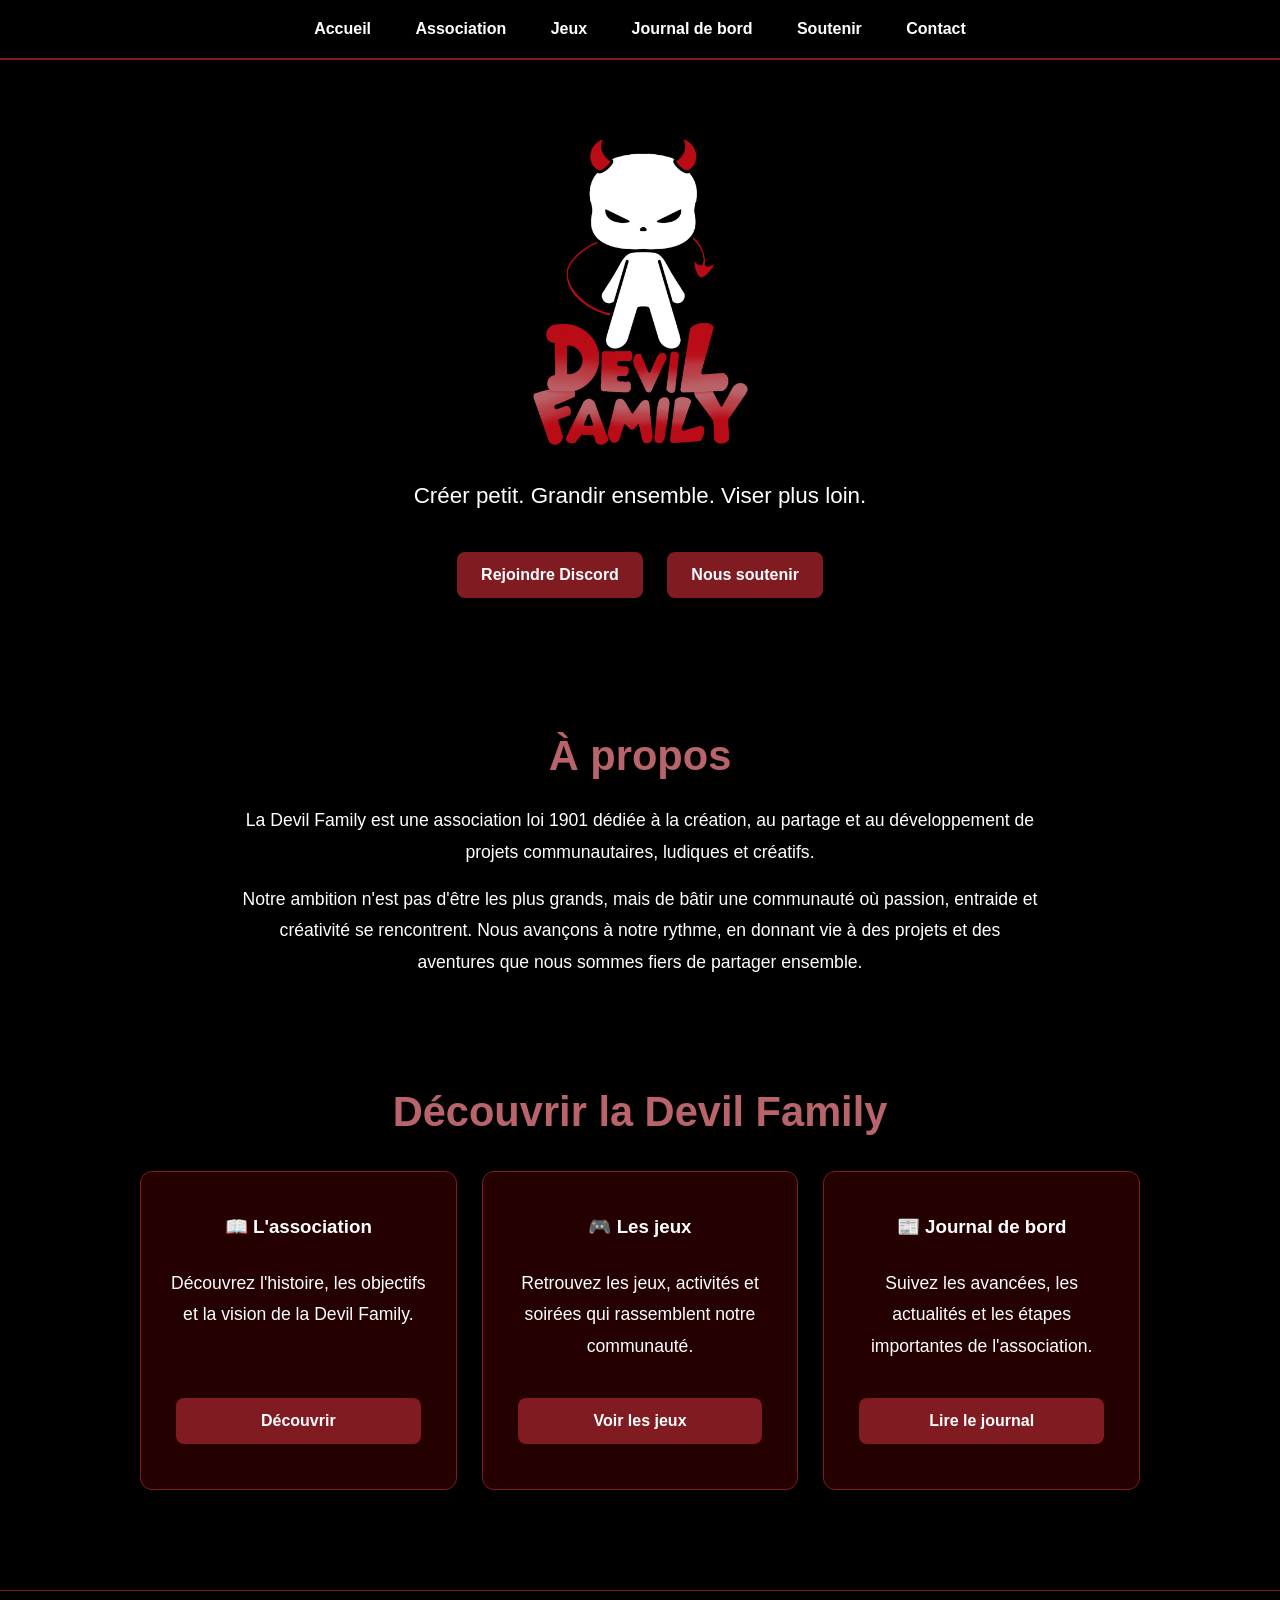
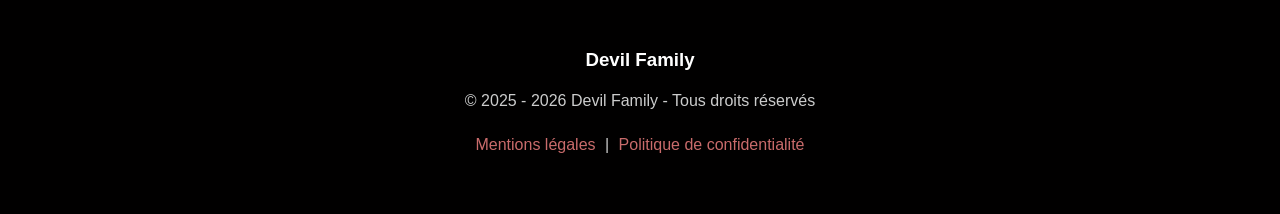
<file: index.html>
<!DOCTYPE html>

<html lang="fr">
<head>
    <meta charset="UTF-8">
    <meta name="viewport" content="width=device-width, initial-scale=1.0">

<title>Devil Family - Association gaming, création et communauté</title>

<meta name="description" content="La Devil Family est une association loi 1901 dédiée au gaming, à la création, à l'entraide et aux projets communautaires. Rejoignez notre communauté et participez à l'aventure.">

<meta name="author" content="Devil Family">

<meta property="og:title" content="Devil Family - Association gaming et communauté">
<meta property="og:description" content="Une association dédiée au gaming, à la création, à l'entraide et aux projets communautaires.">
<meta property="og:type" content="website">
<meta property="og:url" content="https://devil-family.fr">
<meta property="og:image" content="https://devil-family.fr/logo.png">

<meta name="twitter:card" content="summary_large_image">
<meta name="twitter:title" content="Devil Family - Association gaming et communauté">
<meta name="twitter:description" content="Gaming, création, entraide et projets communautaires.">
<meta name="twitter:image" content="https://devil-family.fr/logo.png">

<link rel="icon" type="image/png" href="favicon.png">
<link rel="stylesheet" href="style.css">

</head>

<body>

<nav>
    <a href="index.html">Accueil</a>
    <a href="association.html">Association</a>
    <a href="jeux.html">Jeux</a>
    <a href="journal.html">Journal de bord</a>
    <a href="soutenir.html">Soutenir</a>
    <a href="contact.html">Contact</a>
</nav>

<header>
    <div>
        <img src="logo.png" alt="Logo Devil Family" class="logo">

    <p class="slogan">
        Créer petit. Grandir ensemble. Viser plus loin.
    </p>

    <a href="https://discord.gg/DEa6zXuAVt" class="btn" target="_blank">
        Rejoindre Discord
    </a>

    <a href="soutenir.html" class="btn">
        Nous soutenir
    </a>
</div>

</header>

<section class="section">

<h2>À propos</h2>

<p>
    La Devil&nbsp;Family est une association loi 1901 dédiée à la création,
    au partage et au développement de projets communautaires,
    ludiques et créatifs.
</p>

<p>
    Notre ambition n'est pas d'être les plus grands, mais de bâtir une communauté où passion,
    entraide et créativité se rencontrent.
    Nous avançons à notre rythme, en donnant vie à des projets et des aventures que nous sommes
    fiers de partager ensemble.
</p>

</section>

<section class="section">

<h2>Découvrir la Devil&nbsp;Family</h2>

<div class="home-links-grid">

    <div class="home-link-card">
        <h3>📖 L'association</h3>

        <p>
            Découvrez l'histoire, les objectifs et la vision de la Devil&nbsp;Family.
        </p>

        <a href="association.html" class="btn">
            Découvrir
        </a>
    </div>

    <div class="home-link-card">
        <h3>🎮 Les jeux</h3>

        <p>
            Retrouvez les jeux, activités et soirées qui rassemblent notre communauté.
        </p>

        <a href="jeux.html" class="btn">
            Voir les jeux
        </a>
    </div>

    <div class="home-link-card">
        <h3>📰 Journal de bord</h3>

        <p>
            Suivez les avancées, les actualités et les étapes importantes de l'association.
        </p>

        <a href="journal.html" class="btn">
            Lire le journal
        </a>
    </div>

</div>

</section>

<footer>

<div class="footer-content">

    <h3>Devil Family</h3>

    <p>
        © 2025 - 2026 Devil Family - Tous droits réservés
    </p>

    <p class="footer-links">
        <a href="mentions-legales.html">Mentions légales</a> |
        <a href="politique-confidentialite.html">Politique de confidentialité</a>
    </p>

</div>

</footer>

</body>
</html>
</file>
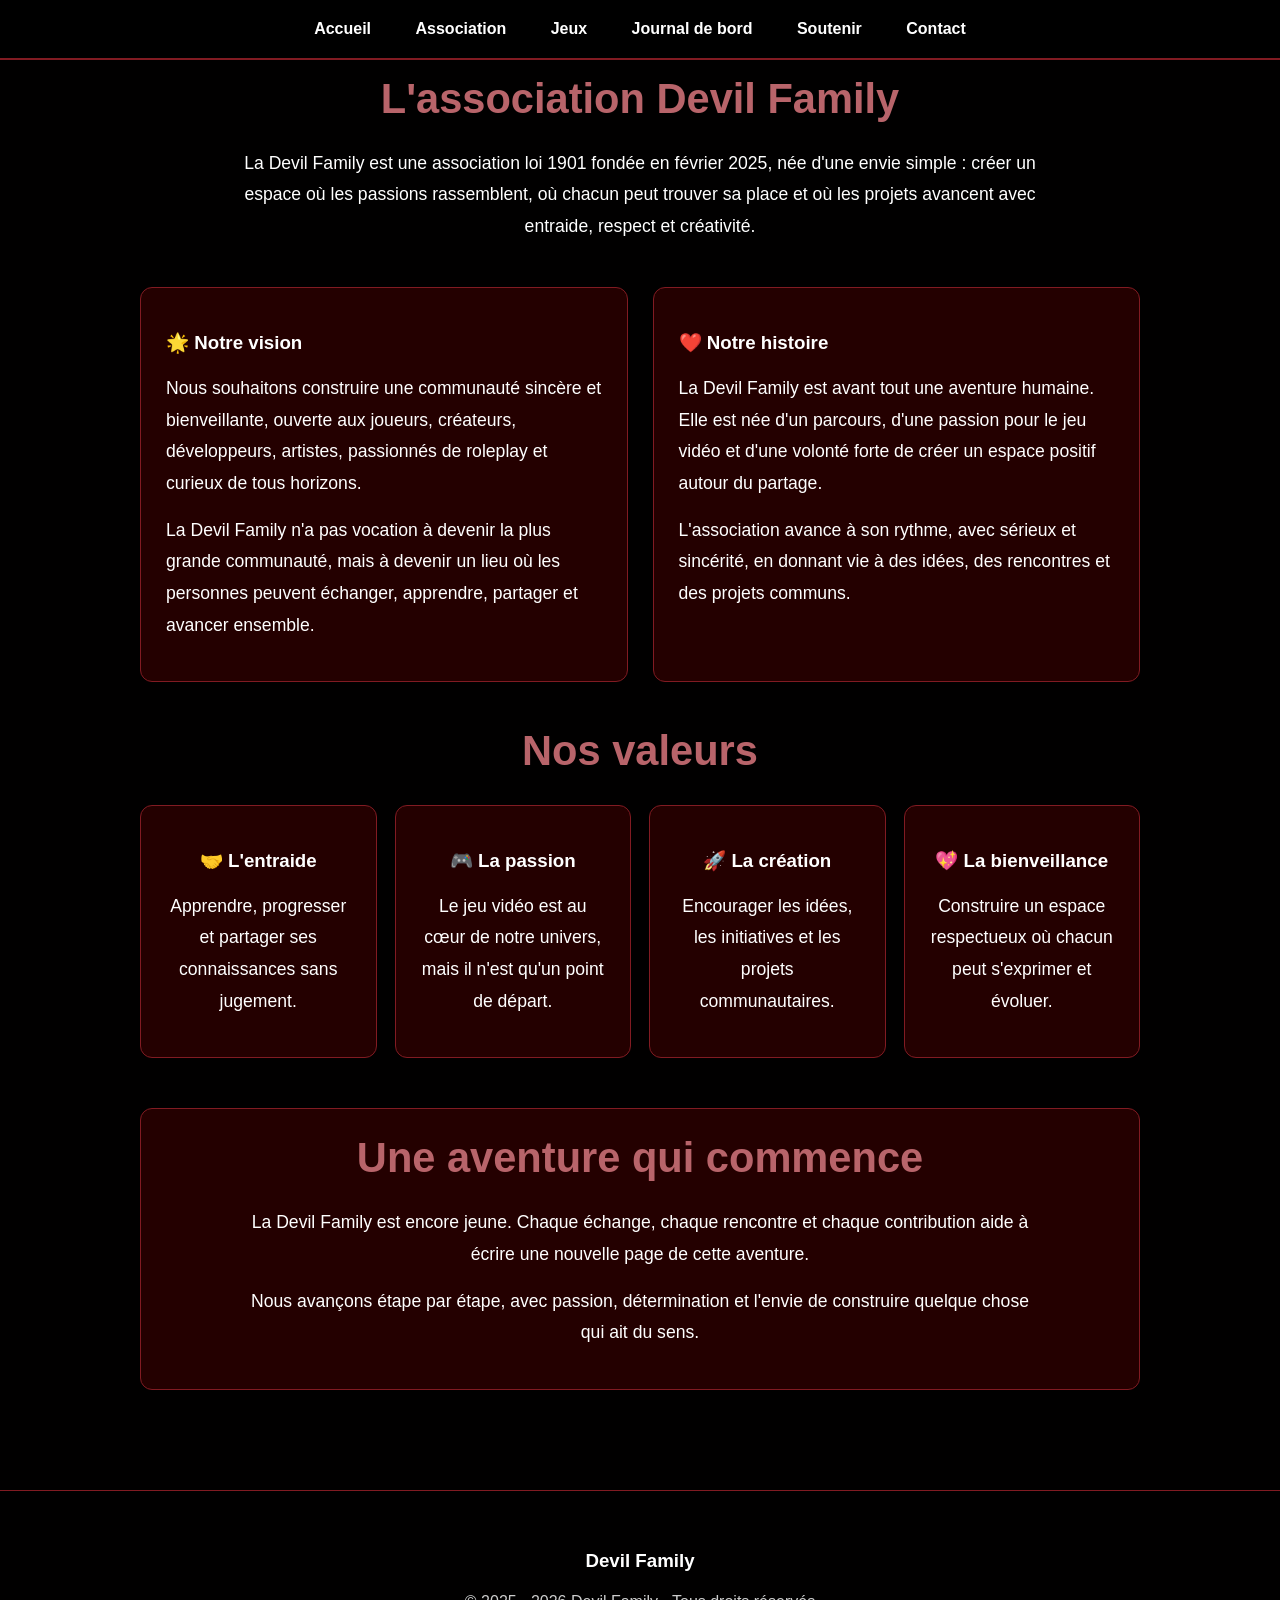
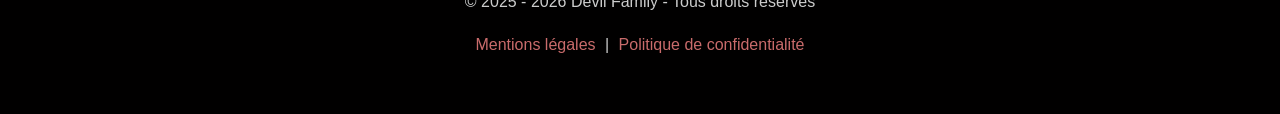
<file: association.html>
<!DOCTYPE html>
<html lang="fr">

<head>
    <meta charset="UTF-8">
    <meta name="viewport" content="width=device-width, initial-scale=1.0">

    <title>Association Devil Family - Notre histoire et nos valeurs</title>

    <meta name="description" content="Découvrez l'histoire de la Devil Family, une association loi 1901 fondée autour du partage, de l'entraide, de la création et de la passion du jeu vidéo.">

    <meta name="author" content="Devil Family">

    <meta property="og:title" content="Association Devil Family">
    <meta property="og:description" content="Une association fondée sur la passion, l'entraide, la création et la bienveillance.">
    <meta property="og:type" content="website">
    <meta property="og:url" content="https://devil-family.fr/association.html">
    <meta property="og:image" content="https://devil-family.fr/logo.png">

    <link rel="icon" type="image/png" href="favicon.png">
    <link rel="stylesheet" href="style.css">
</head>

<body>

    <nav>
        <a href="index.html">Accueil</a>
        <a href="association.html">Association</a>
        <a href="jeux.html">Jeux</a>
        <a href="journal.html">Journal de bord</a>
        <a href="soutenir.html">Soutenir</a>
        <a href="contact.html">Contact</a>
    </nav>

   <section class="section">

    <h2 class="page-title">L'association Devil&nbsp;Family</h2>

    <p class="section-intro">
        La Devil&nbsp;Family est une association loi 1901 fondée en février 2025,
        née d'une envie simple : créer un espace où les passions rassemblent,
        où chacun peut trouver sa place et où les projets avancent avec entraide,
        respect et créativité.
    </p>

    <div class="association-columns">

        <div class="association-card">
            <h3>🌟 Notre vision</h3>
            <p>
                Nous souhaitons construire une communauté sincère et bienveillante,
                ouverte aux joueurs, créateurs, développeurs, artistes, passionnés
                de roleplay et curieux de tous horizons.
            </p>
            <p>
                La Devil&nbsp;Family n'a pas vocation à devenir la plus grande communauté,
                mais à devenir un lieu où les personnes peuvent échanger, apprendre,
                partager et avancer ensemble.
            </p>
        </div>

        <div class="association-card">
            <h3>❤️ Notre histoire</h3>
            <p>
                La Devil&nbsp;Family est avant tout une aventure humaine.
                Elle est née d'un parcours, d'une passion pour le jeu vidéo
                et d'une volonté forte de créer un espace positif autour du partage.
            </p>
            <p>
                L'association avance à son rythme, avec sérieux et sincérité,
                en donnant vie à des idées, des rencontres et des projets communs.
            </p>
        </div>

    </div>

    <h2>Nos valeurs</h2>

    <div class="values-grid">

        <div class="value-card">
            <h3>🤝 L'entraide</h3>
            <p>
                Apprendre, progresser et partager ses connaissances sans jugement.
            </p>
        </div>

        <div class="value-card">
            <h3>🎮 La passion</h3>
            <p>
                Le jeu vidéo est au cœur de notre univers, mais il n'est qu'un point de départ.
            </p>
        </div>

        <div class="value-card">
            <h3>🚀 La création</h3>
            <p>
                Encourager les idées, les initiatives et les projets communautaires.
            </p>
        </div>

        <div class="value-card">
            <h3>💖 La bienveillance</h3>
            <p>
                Construire un espace respectueux où chacun peut s'exprimer et évoluer.
            </p>
        </div>

    </div>

    <div class="association-final">
        <h2>Une aventure qui commence</h2>
        <p>
            La Devil&nbsp;Family est encore jeune. Chaque échange, chaque rencontre
            et chaque contribution aide à écrire une nouvelle page de cette aventure.
        </p>
        <p>
            Nous avançons étape par étape, avec passion, détermination
            et l'envie de construire quelque chose qui ait du sens.
        </p>
    </div>

</section>
    <footer>
        <div class="footer-content">

            <h3>Devil Family</h3>

            <p>
        © 2025 - 2026 Devil Family - Tous droits réservés
    </p>
    
    <p class="footer-links">
        <a href="mentions-legales.html">Mentions légales</a> |
        <a href="politique-confidentialite.html">Politique de confidentialité</a>
    </p>

        </div>
    </footer>

</body>

</html>
</file>
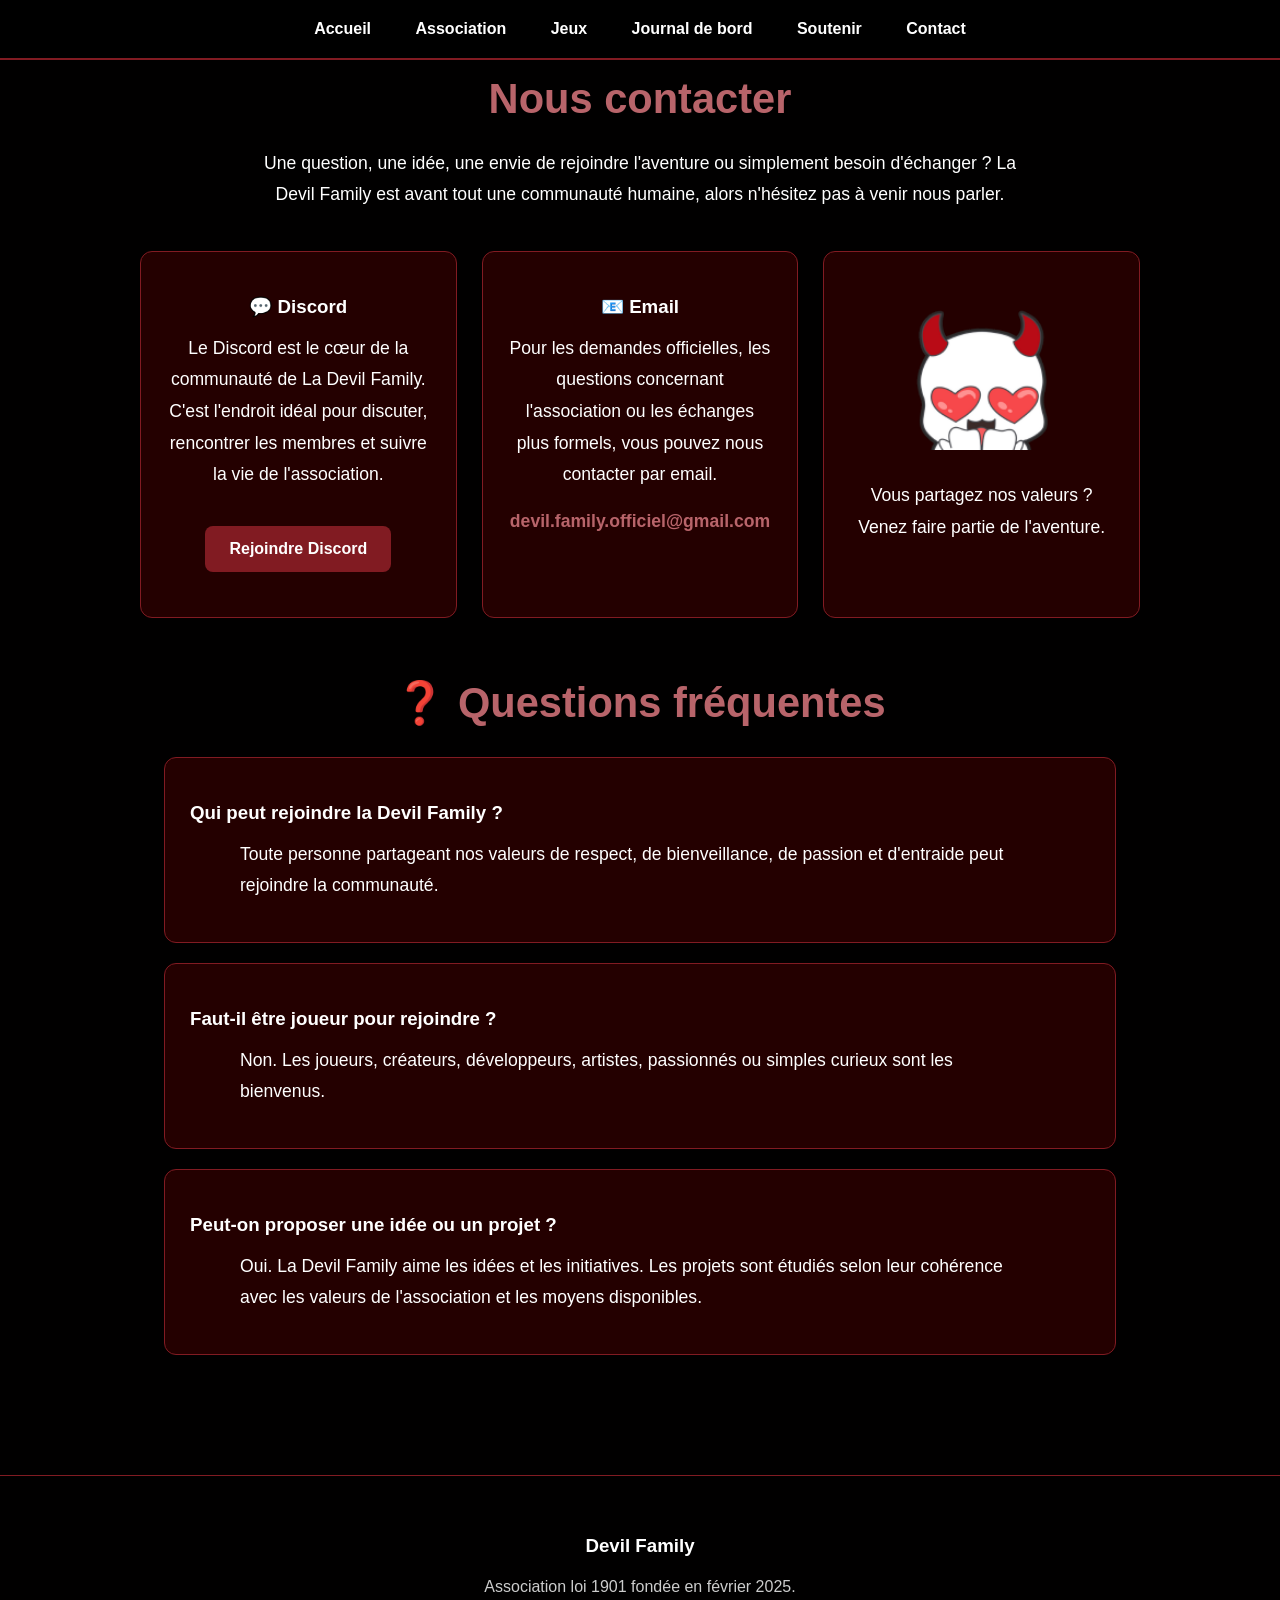
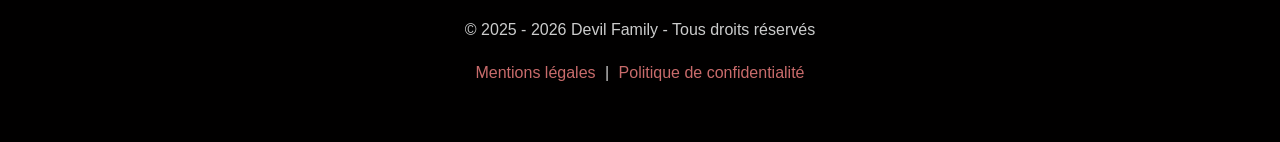
<file: contact.html>
<!DOCTYPE html>
<html lang="fr">
<head>
    <meta charset="UTF-8">
    <title>Contact - Devil Family</title>
    <link rel="icon" type="image/png" href="favicon.png">
    <link rel="stylesheet" href="style.css">
</head>
<body>

<nav>
    <a href="index.html">Accueil</a>
    <a href="association.html">Association</a>
    <a href="jeux.html">Jeux</a>
    <a href="journal.html">Journal de bord</a>
    <a href="soutenir.html">Soutenir</a>
    <a href="contact.html">Contact</a>
</nav>

<section class="section contact-section">

    <h2 class="page-title">Nous contacter</h2>

    <p class="section-intro">
        Une question, une idée, une envie de rejoindre l'aventure ou simplement besoin d'échanger ?
        La Devil&nbsp;Family est avant tout une communauté humaine, alors n'hésitez pas à venir nous parler.
    </p>

    <div class="contact-grid">

        <div class="contact-card">
            <h3>💬 Discord</h3>
            <p>
                Le Discord est le cœur de la communauté de La Devil&nbsp;Family.
                C'est l'endroit idéal pour discuter, rencontrer les membres et suivre la vie de l'association.
            </p>

            <a href="https://discord.gg/DEa6zXuAVt" class="btn" target="_blank">
                Rejoindre Discord
            </a>
        </div>

        <div class="contact-card">
            <h3>📧 Email</h3>
            <p>
                Pour les demandes officielles, les questions concernant l'association
                ou les échanges plus formels, vous pouvez nous contacter par email.
            </p>

           <p class="contact-email">
            <a href="mailto:devil.family.officiel@gmail.com">
                devil.family.officiel@gmail.com
            </a>
</p>
        </div>

        <div class="contact-card emote-card">
            <img src="emote-coeur.png" alt="Emote Devil Family">
            <p>
                Vous partagez nos valeurs ? Venez faire partie de l'aventure.
            </p>
        </div>

    </div>

    <div class="faq-section">
        <h2>❓ Questions fréquentes</h2>

        <div class="faq-card">
            <h3>Qui peut rejoindre la Devil&nbsp;Family ?</h3>
            <p>
                Toute personne partageant nos valeurs de respect, de bienveillance,
                de passion et d'entraide peut rejoindre la communauté.
            </p>
        </div>

        <div class="faq-card">
            <h3>Faut-il être joueur pour rejoindre ?</h3>
            <p>
                Non. Les joueurs, créateurs, développeurs, artistes, passionnés
                ou simples curieux sont les bienvenus.
            </p>
        </div>

        <div class="faq-card">
            <h3>Peut-on proposer une idée ou un projet ?</h3>
            <p>
                Oui. La Devil&nbsp;Family aime les idées et les initiatives.
                Les projets sont étudiés selon leur cohérence avec les valeurs de l'association
                et les moyens disponibles.
            </p>
        </div>
    </div>

</section>

<footer>
    <div class="footer-content">
        <h3>Devil Family</h3>

        <p>
            Association loi 1901 fondée en février 2025.
        </p>

        <p>
    © 2025 - 2026 Devil Family - Tous droits réservés
    </p>
    
    <p class="footer-links">
        <a href="mentions-legales.html">Mentions légales</a> |
        <a href="politique-confidentialite.html">Politique de confidentialité</a>
    </p>
    </div>
</footer>

</body>
</html>
</file>
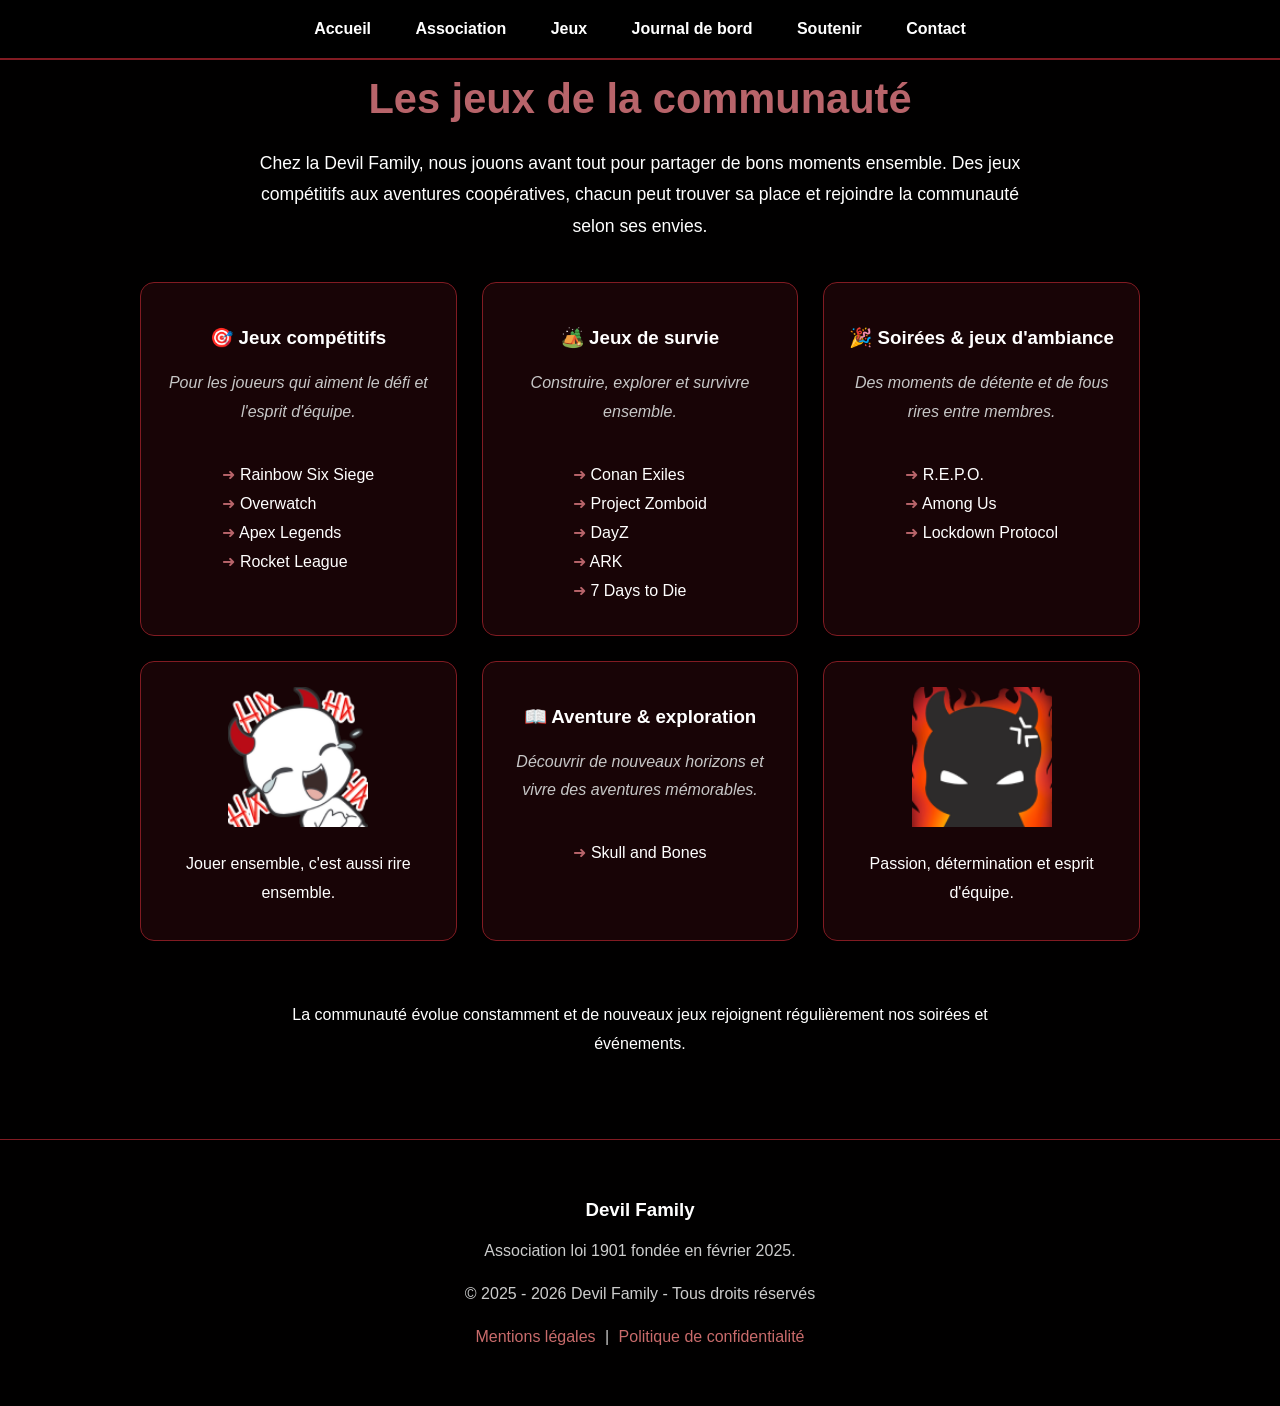
<file: jeux.html>
<!DOCTYPE html>
<html lang="fr">
<head>
    <meta charset="UTF-8">
    <title>Jeux - Devil Family</title>
    <link rel="icon" type="image/png" href="favicon.png">
    <link rel="stylesheet" href="style.css">
</head>
<body>

<nav>
    <a href="index.html">Accueil</a>
    <a href="association.html">Association</a>
    <a href="jeux.html">Jeux</a>
    <a href="journal.html">Journal de bord</a>
    <a href="soutenir.html">Soutenir</a>
    <a href="contact.html">Contact</a>
</nav>

<section class="section">
    <h2 class="page-title">Les jeux de la communauté</h2>

    <p>
        Chez la Devil&nbsp;Family, nous jouons avant tout pour partager de bons moments ensemble. Des jeux compétitifs aux aventures coopératives, chacun peut trouver sa place et rejoindre la communauté selon ses envies.
    </p>

    <div class="games-grid">

        <div class="game-category">
            <h3>🎯 Jeux compétitifs</h3>
             <p class="category-desc">
                Pour les joueurs qui aiment le défi et l'esprit d'équipe.
            </p>
            <ul class="game-list">
                <li>Rainbow Six Siege</li>
                <li>Overwatch</li>
                <li>Apex Legends</li>
                <li>Rocket League</li>
            </ul>
        </div>

        <div class="game-category">
            <h3>🏕️ Jeux de survie</h3>
            <p class="category-desc">
                Construire, explorer et survivre ensemble.
            </p>
            <ul class="game-list">
            <li>Conan Exiles</li>
            <li>Project Zomboid</li>
            <li>DayZ</li>
            <li>ARK</li>
            <li>7 Days to Die</li>
            </ul>
        </div>

        <div class="game-category">
            <h3>🎉 Soirées & jeux d'ambiance</h3>
            <p class="category-desc">
                Des moments de détente et de fous rires entre membres.
            </p>
            <ul class="game-list">
            <li>R.E.P.O.</li>
            <li>Among Us</li>
            <li>Lockdown Protocol</li>
            </ul>
        </div>

        <div class="game-category emote-card">
            <img src="emote-rire.png" alt="Emote Devil Family qui rigole">
        <p>Jouer ensemble, c'est aussi rire ensemble.</p>
        </div>
        
        <div class="game-category">
            <h3>📖 Aventure & exploration</h3>
            <p class="category-desc">
                Découvrir de nouveaux horizons et vivre des aventures mémorables.
            </p>
            <ul class="game-list">
            <li>Skull and Bones</li>
            </ul>
        </div>
        
        <div class="game-category emote-card">
            <img src="emote-feu.png" alt="Emote Devil Family enflammée">
            <p>Passion, détermination et esprit d'équipe.</p>
        </div>
</section>
    <p class="games-footer">
    La communauté évolue constamment et de nouveaux jeux rejoignent régulièrement nos soirées et événements.
    </p>

<footer>
    <div class="footer-content">
        <h3>Devil Family</h3>

        <p>
            Association loi 1901 fondée en février 2025.
        </p>

        <p>
            © 2025 - 2026 Devil Family - Tous droits réservés
        </p>

<p class="footer-links">
    <a href="mentions-legales.html">Mentions légales</a> |
    <a href="politique-confidentialite.html">Politique de confidentialité</a>
</p>
    </div>
</footer>

</body>
</html>
</file>
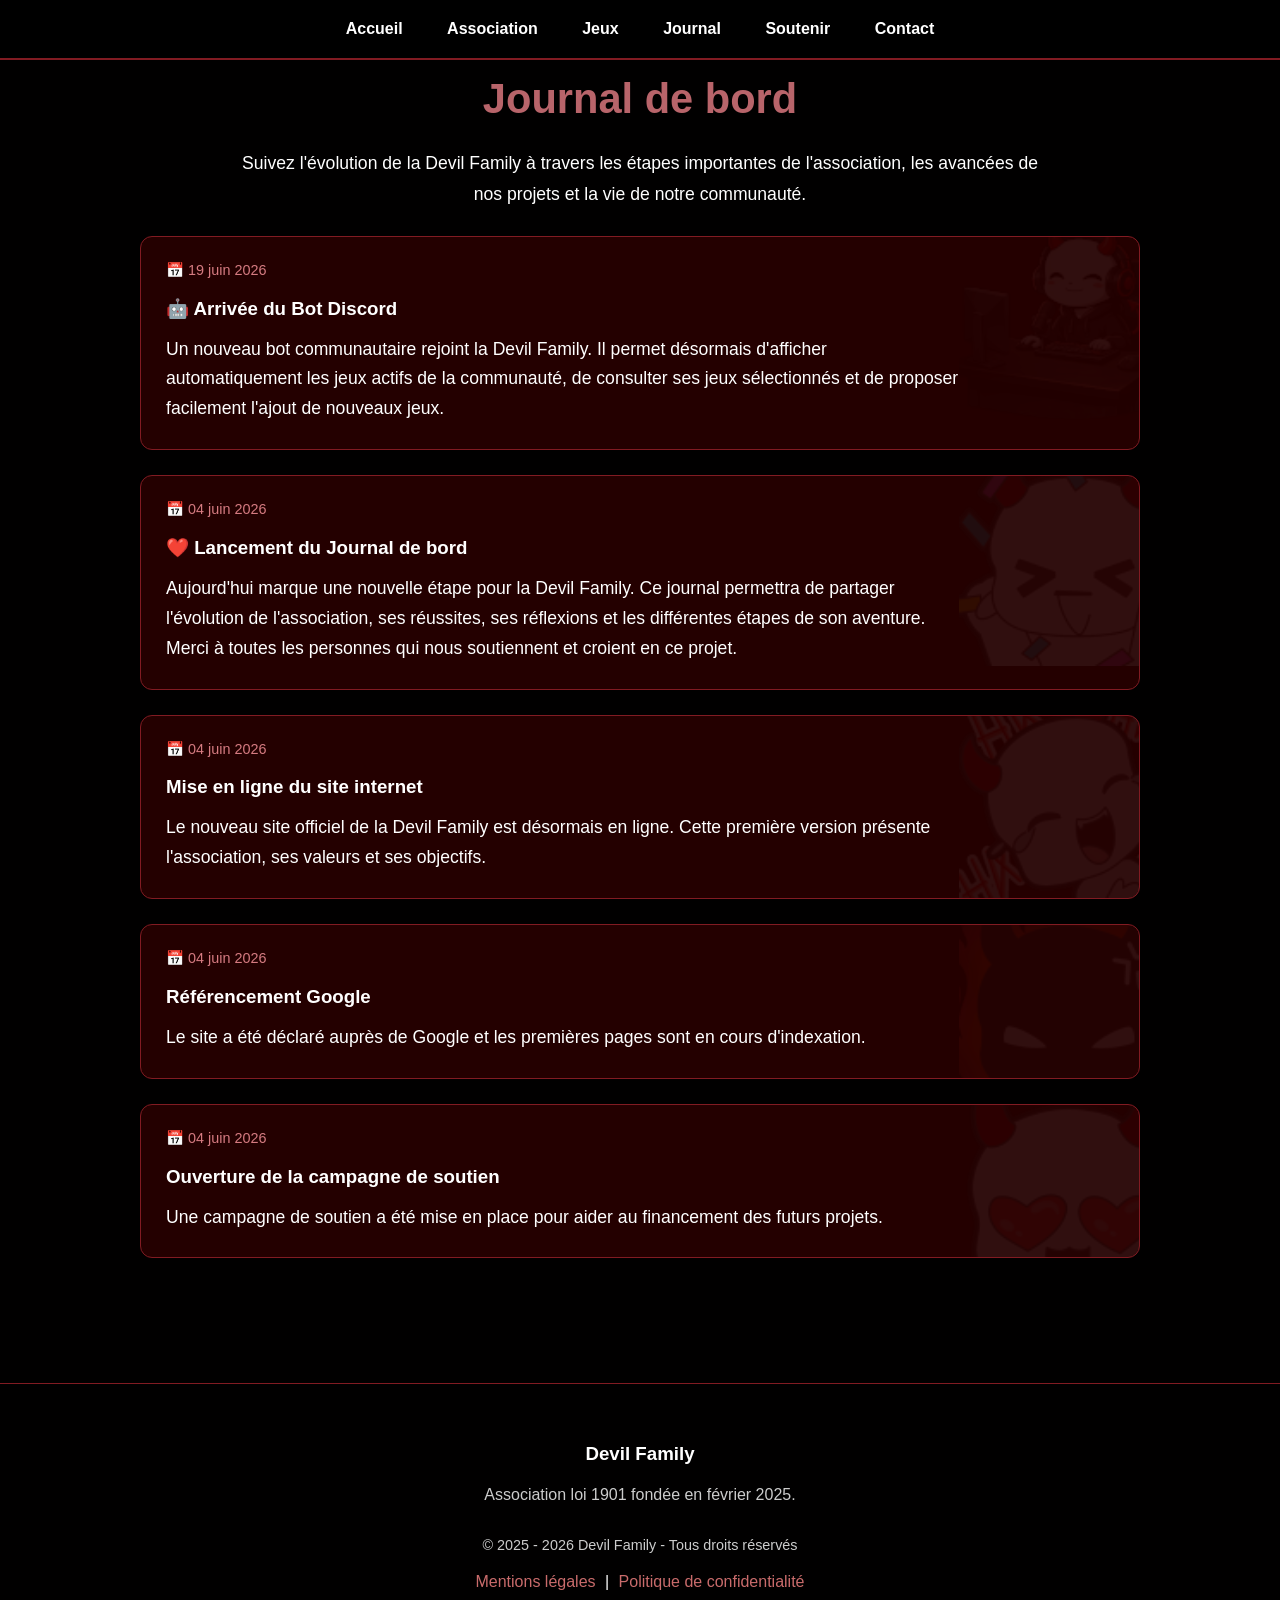
<file: journal.html>
<!DOCTYPE html>
<html lang="fr">
<head>
    <meta charset="UTF-8">
    <meta name="viewport" content="width=device-width, initial-scale=1.0">

    <title>Journal de bord - Devil Family</title>

    <meta name="description" content="Suivez l'évolution de l'association Devil Family, ses avancées, ses réflexions et ses projets.">

    <link rel="icon" type="image/png" href="favicon.png">
    <link rel="stylesheet" href="style.css">
</head>
<body>

<nav>
    <a href="index.html">Accueil</a>
    <a href="association.html">Association</a>
    <a href="jeux.html">Jeux</a>
    <a href="journal.html">Journal</a>
    <a href="soutenir.html">Soutenir</a>
    <a href="contact.html">Contact</a>
</nav>

<section class="section">
     <h2 class="page-title"> Journal de bord</h2>

    <p class="section-intro">
        Suivez l'évolution de la Devil&nbsp;Family à travers les étapes importantes de l'association, les avancées de nos projets et la vie de notre communauté.
    </p>
<div class="news-card">
    <img src="emote-ordinateur.png" class="news-watermark" alt="">
    <div class="news-date">📅 19 juin 2026</div>
    <h3>🤖 Arrivée du Bot Discord</h3>
    <p>
        Un nouveau bot communautaire rejoint la Devil Family. Il permet désormais d'afficher automatiquement les jeux actifs de la communauté, de consulter ses jeux sélectionnés et de proposer facilement l'ajout de nouveaux jeux.
    </p>
</div>
<div class="news-card">
    <img src="emote-fete.png" class="news-watermark" alt="">
    <div class="news-date">📅 04 juin 2026</div>
    <h3>❤️ Lancement du Journal de bord</h3>
    <p>
        Aujourd'hui marque une nouvelle étape pour la Devil&nbsp;Family. Ce journal permettra de partager l'évolution de l'association, ses réussites, ses réflexions et les différentes étapes de son aventure. 
        Merci à toutes les personnes qui nous soutiennent et croient en ce projet.
    </p>
</div>
<div class="news-card">
    <img src="emote-rire.png" class="news-watermark" alt="">
    <div class="news-date">📅 04 juin 2026</div>
    <h3>Mise en ligne du site internet</h3>
    <p>
        Le nouveau site officiel de la Devil&nbsp;Family est désormais en ligne.
        Cette première version présente l'association, ses valeurs et ses objectifs.
    </p>
</div>

<div class="news-card">
    <img src="emote-feu.png" class="news-watermark" alt="">
    <div class="news-date">📅 04 juin 2026</div>
    <h3>Référencement Google</h3>
    <p>
        Le site a été déclaré auprès de Google et les premières pages sont en cours d'indexation.
    </p>
</div>

<div class="news-card">
    <img src="emote-coeur.png" class="news-watermark" alt="">
    <div class="news-date">📅 04 juin 2026</div>
    <h3>Ouverture de la campagne de soutien</h3>
    <p>
        Une campagne de soutien a été mise en place pour aider au financement des futurs projets.
    </p>
</div>

</section>

<footer>
    <div class="footer-content">
        <h3>Devil Family</h3>
        <p>Association loi 1901 fondée en février 2025.</p>

        <p class="copyright">
            © 2025 - 2026 Devil Family - Tous droits réservés
        </p>

        <div class="footer-links">
            <a href="mentions-legales.html">Mentions légales</a> |
            <a href="politique-confidentialite.html">Politique de confidentialité</a>
        </div>
    </div>
</footer>

</body>
</html>
</file>
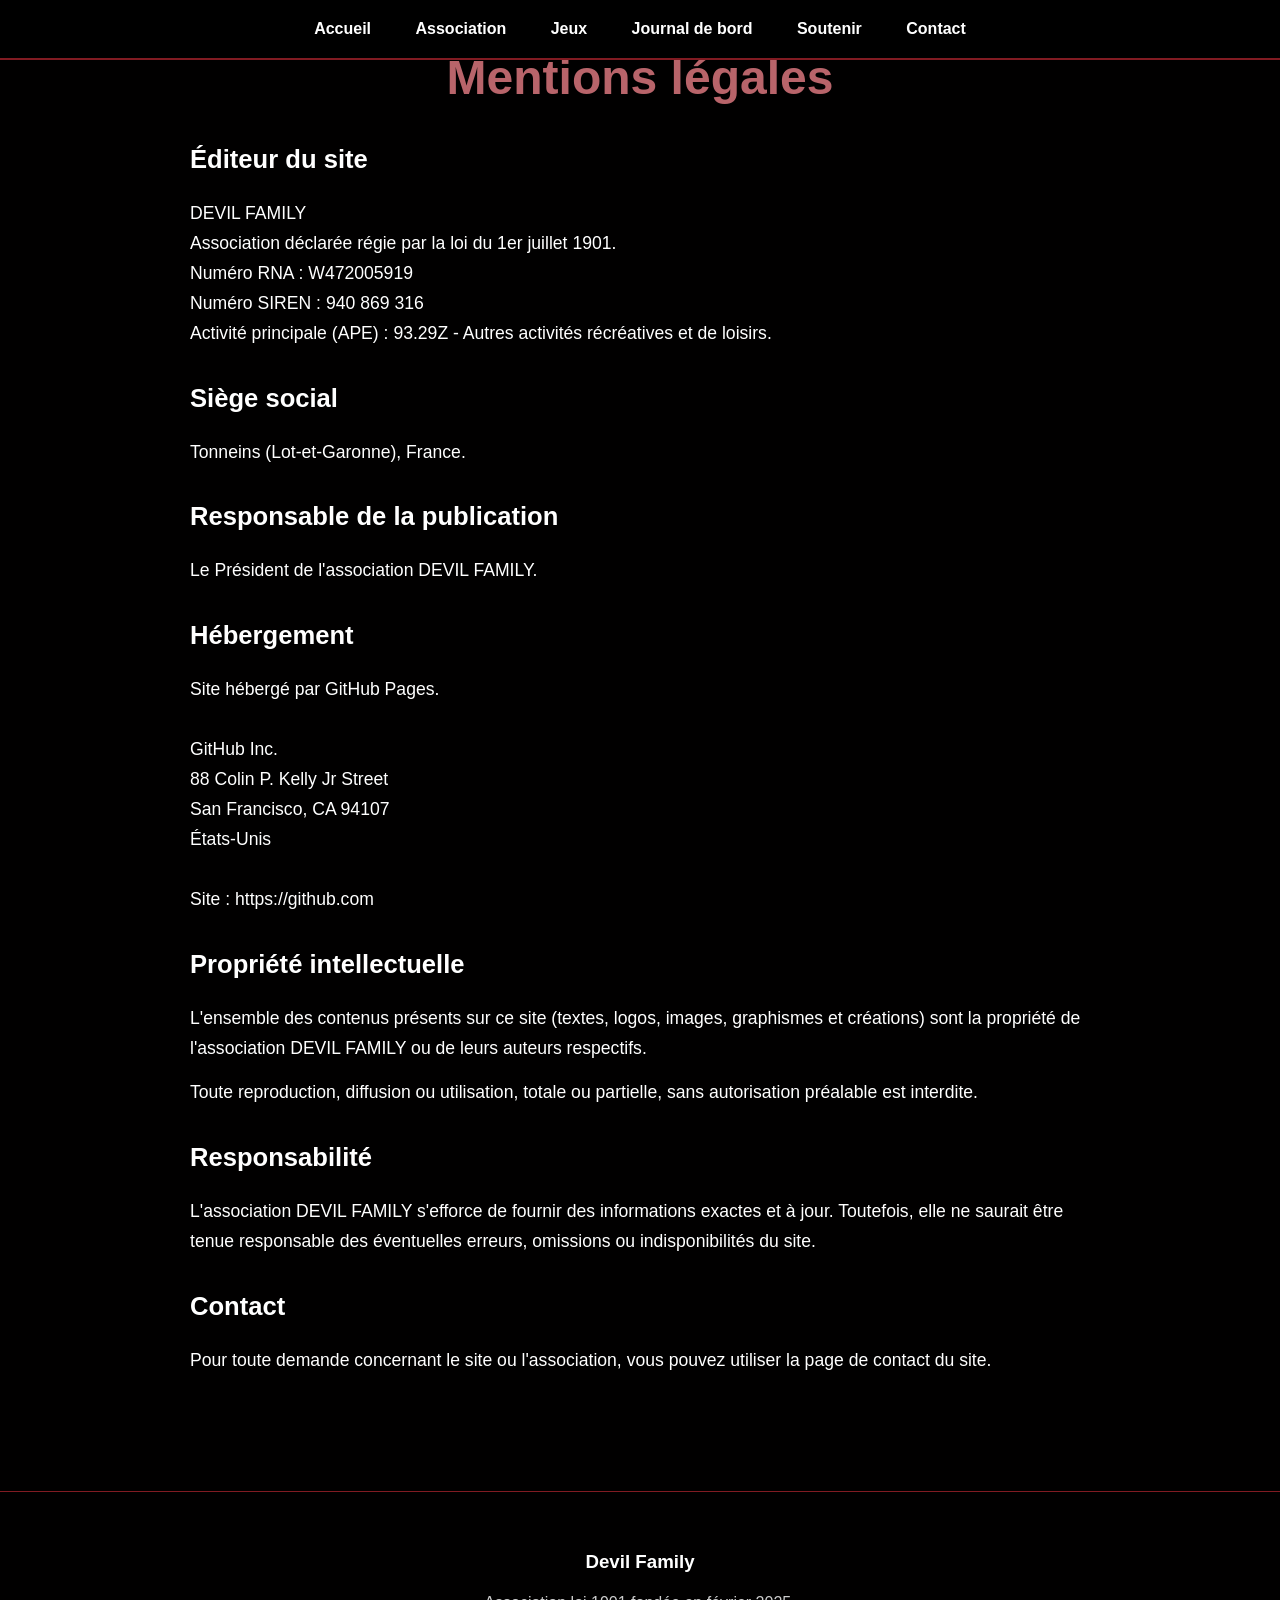
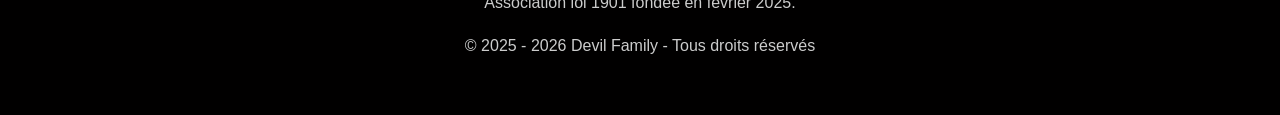
<file: mentions-legales.html>
<!DOCTYPE html>
<html lang="fr">
<head>
    <meta charset="UTF-8">
    <meta name="viewport" content="width=device-width, initial-scale=1.0">
    <title>Mentions légales - Devil Family</title>
    <link rel="icon" type="image/png" href="favicon.png">
    <link rel="stylesheet" href="style.css">
</head>
<body>


   <nav>
    <a href="index.html">Accueil</a>
    <a href="association.html">Association</a>
    <a href="jeux.html">Jeux</a>
    <a href="journal.html">Journal de bord</a>
    <a href="soutenir.html">Soutenir</a>
    <a href="contact.html">Contact</a>
</nav>


<section class="section legal-page">

<h1>Mentions légales</h1>

<h2>Éditeur du site</h2>

<p>
DEVIL FAMILY<br>
Association déclarée régie par la loi du 1er juillet 1901.<br>
Numéro RNA : W472005919<br>
Numéro SIREN : 940 869 316<br>
Activité principale (APE) : 93.29Z - Autres activités récréatives et de loisirs.
</p>

<h2>Siège social</h2>

<p>
Tonneins (Lot-et-Garonne), France.
</p>

<h2>Responsable de la publication</h2>

<p>
Le Président de l'association DEVIL FAMILY.
</p>

<h2>Hébergement</h2>

<p>
Site hébergé par GitHub Pages.<br><br>

GitHub Inc.<br>
88 Colin P. Kelly Jr Street<br>
San Francisco, CA 94107<br>
États-Unis<br><br>

Site : https://github.com
</p>

<h2>Propriété intellectuelle</h2>

<p>
L'ensemble des contenus présents sur ce site
(textes, logos, images, graphismes et créations)
sont la propriété de l'association DEVIL FAMILY
ou de leurs auteurs respectifs.
</p>

<p>
Toute reproduction, diffusion ou utilisation,
totale ou partielle, sans autorisation préalable
est interdite.
</p>

<h2>Responsabilité</h2>

<p>
L'association DEVIL FAMILY s'efforce de fournir
des informations exactes et à jour.
Toutefois, elle ne saurait être tenue responsable
des éventuelles erreurs, omissions ou indisponibilités
du site.
</p>

<h2>Contact</h2>

<p>
Pour toute demande concernant le site ou l'association,
vous pouvez utiliser la page de contact du site.
</p>

</section>

<footer>
    <div class="footer-content">

        <h3>Devil Family</h3>

        <p>
            Association loi 1901 fondée en février 2025.
        </p>

        <p>
            © 2025 - 2026 Devil Family - Tous droits réservés
        </p>

    </div>
</footer>

</body>
</html>
</file>
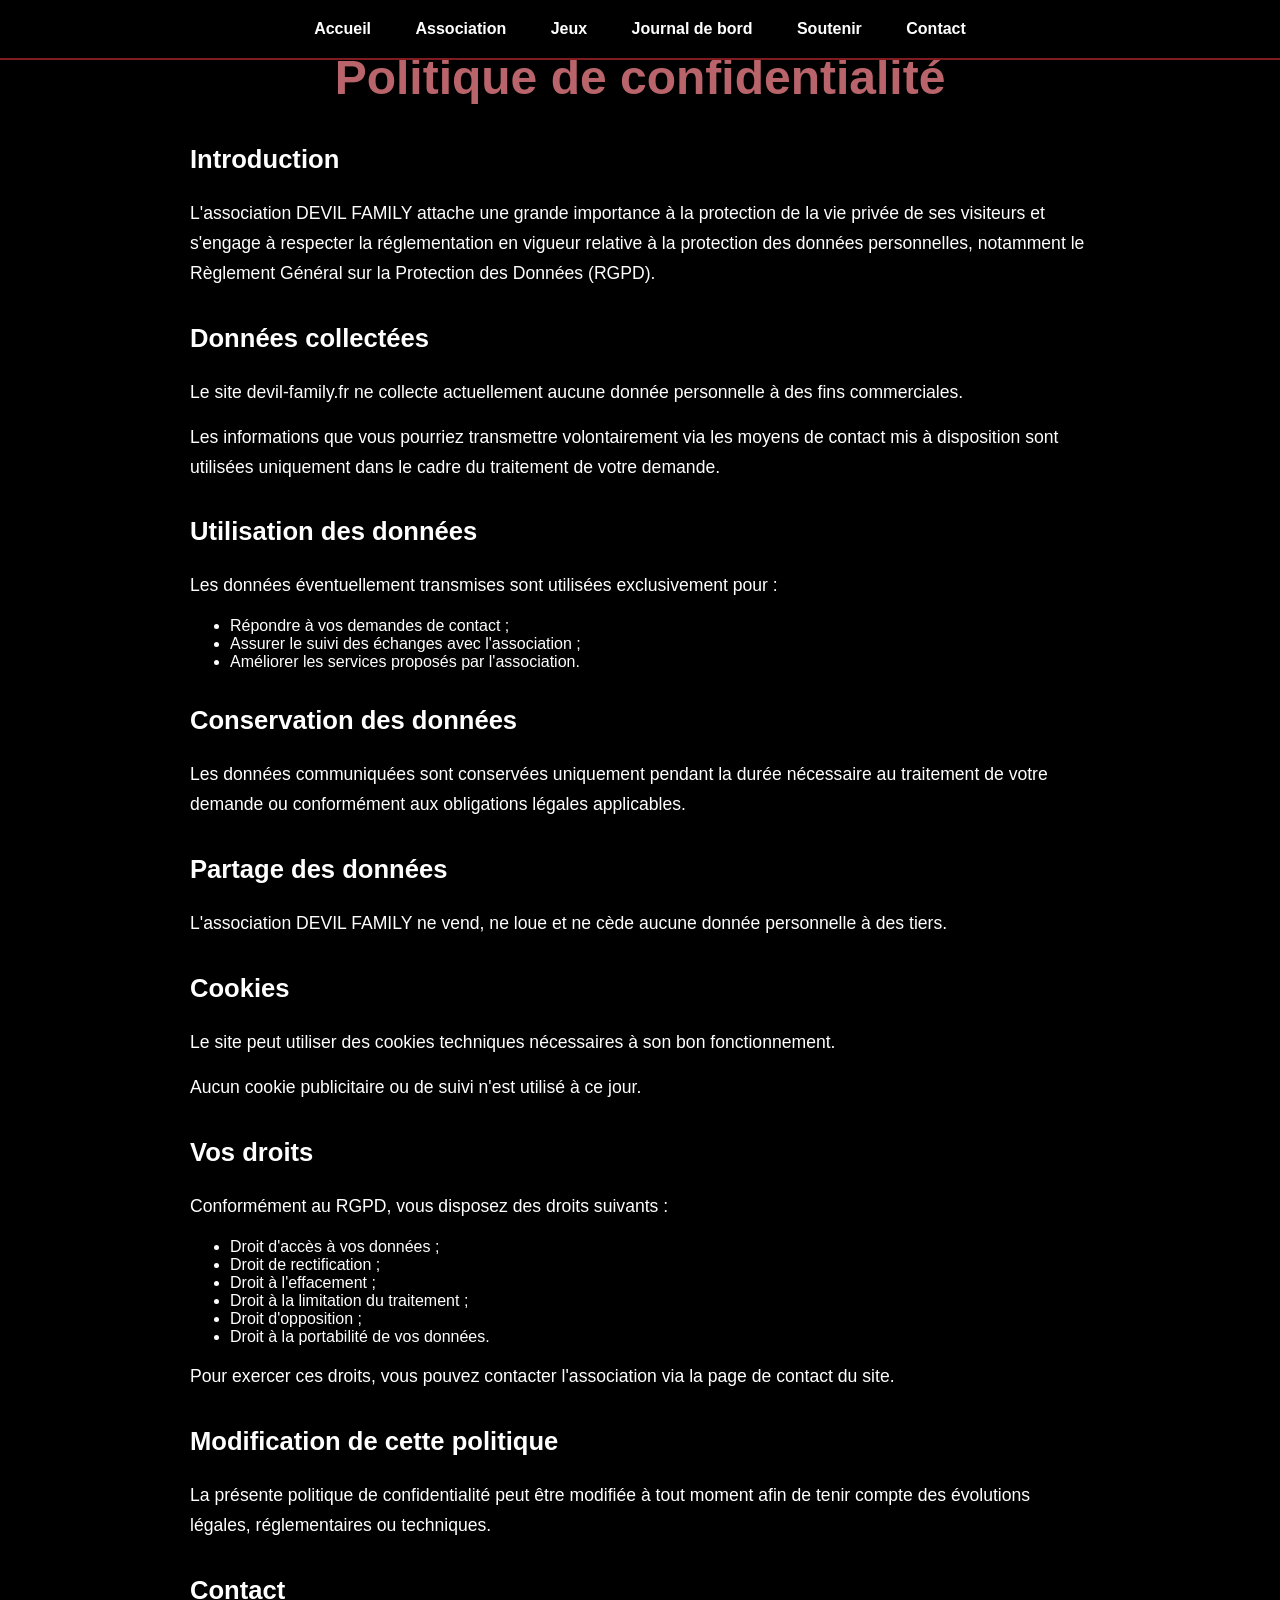
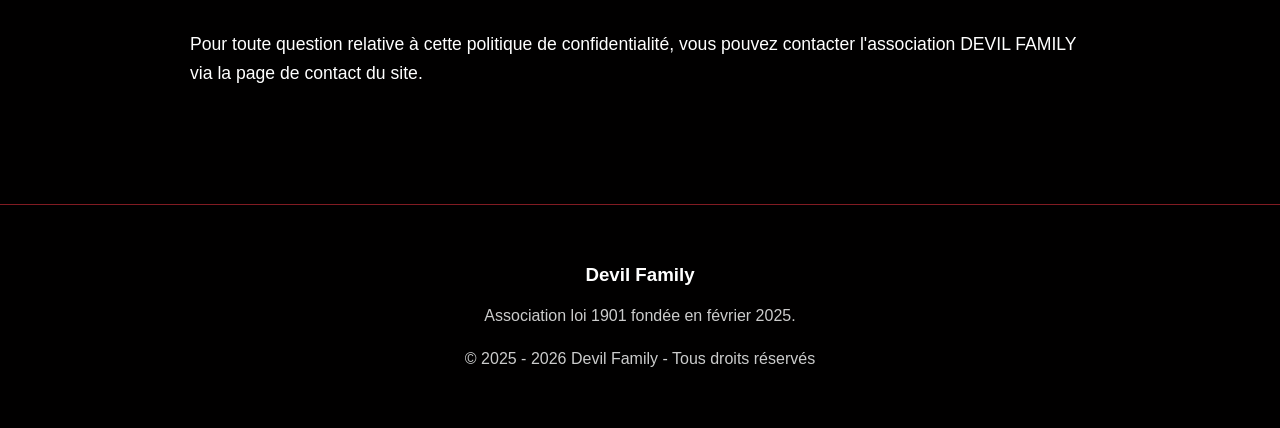
<file: politique-confidentialite.html>
<!DOCTYPE html>
<html lang="fr">
<head>
    <meta charset="UTF-8">
    <meta name="viewport" content="width=device-width, initial-scale=1.0">
    <title>Politique de confidentialité - Devil Family</title>
    <link rel="icon" type="image/png" href="favicon.png">
    <link rel="stylesheet" href="style.css">
</head>
<body>

   <nav>
    <a href="index.html">Accueil</a>
    <a href="association.html">Association</a>
    <a href="jeux.html">Jeux</a>
    <a href="journal.html">Journal de bord</a>
    <a href="soutenir.html">Soutenir</a>
    <a href="contact.html">Contact</a>
</nav>

<section class="section legal-page">

<h1>Politique de confidentialité</h1>

<h2>Introduction</h2>

<p>
L'association DEVIL FAMILY attache une grande importance à la protection
de la vie privée de ses visiteurs et s'engage à respecter la réglementation
en vigueur relative à la protection des données personnelles, notamment
le Règlement Général sur la Protection des Données (RGPD).
</p>

<h2>Données collectées</h2>

<p>
Le site devil-family.fr ne collecte actuellement aucune donnée personnelle
à des fins commerciales.
</p>

<p>
Les informations que vous pourriez transmettre volontairement via les
moyens de contact mis à disposition sont utilisées uniquement dans le cadre
du traitement de votre demande.
</p>

<h2>Utilisation des données</h2>

<p>
Les données éventuellement transmises sont utilisées exclusivement pour :
</p>

<ul>
<li>Répondre à vos demandes de contact ;</li>
<li>Assurer le suivi des échanges avec l'association ;</li>
<li>Améliorer les services proposés par l'association.</li>
</ul>

<h2>Conservation des données</h2>

<p>
Les données communiquées sont conservées uniquement pendant la durée
nécessaire au traitement de votre demande ou conformément aux obligations
légales applicables.
</p>

<h2>Partage des données</h2>

<p>
L'association DEVIL FAMILY ne vend, ne loue et ne cède aucune donnée
personnelle à des tiers.
</p>

<h2>Cookies</h2>

<p>
Le site peut utiliser des cookies techniques nécessaires à son bon
fonctionnement.
</p>

<p>
Aucun cookie publicitaire ou de suivi n'est utilisé à ce jour.
</p>

<h2>Vos droits</h2>

<p>
Conformément au RGPD, vous disposez des droits suivants :
</p>

<ul>
<li>Droit d'accès à vos données ;</li>
<li>Droit de rectification ;</li>
<li>Droit à l'effacement ;</li>
<li>Droit à la limitation du traitement ;</li>
<li>Droit d'opposition ;</li>
<li>Droit à la portabilité de vos données.</li>
</ul>

<p>
Pour exercer ces droits, vous pouvez contacter l'association via la page
de contact du site.
</p>

<h2>Modification de cette politique</h2>

<p>
La présente politique de confidentialité peut être modifiée à tout moment
afin de tenir compte des évolutions légales, réglementaires ou techniques.
</p>

<h2>Contact</h2>

<p>
Pour toute question relative à cette politique de confidentialité,
vous pouvez contacter l'association DEVIL FAMILY via la page de contact
du site.
</p>

</section>
<footer>
    <div class="footer-content">

        <h3>Devil Family</h3>

        <p>
            Association loi 1901 fondée en février 2025.
        </p>

        <p>
            © 2025 - 2026 Devil Family - Tous droits réservés
        </p>

    </div>
</footer>

</body>
</html>
</file>
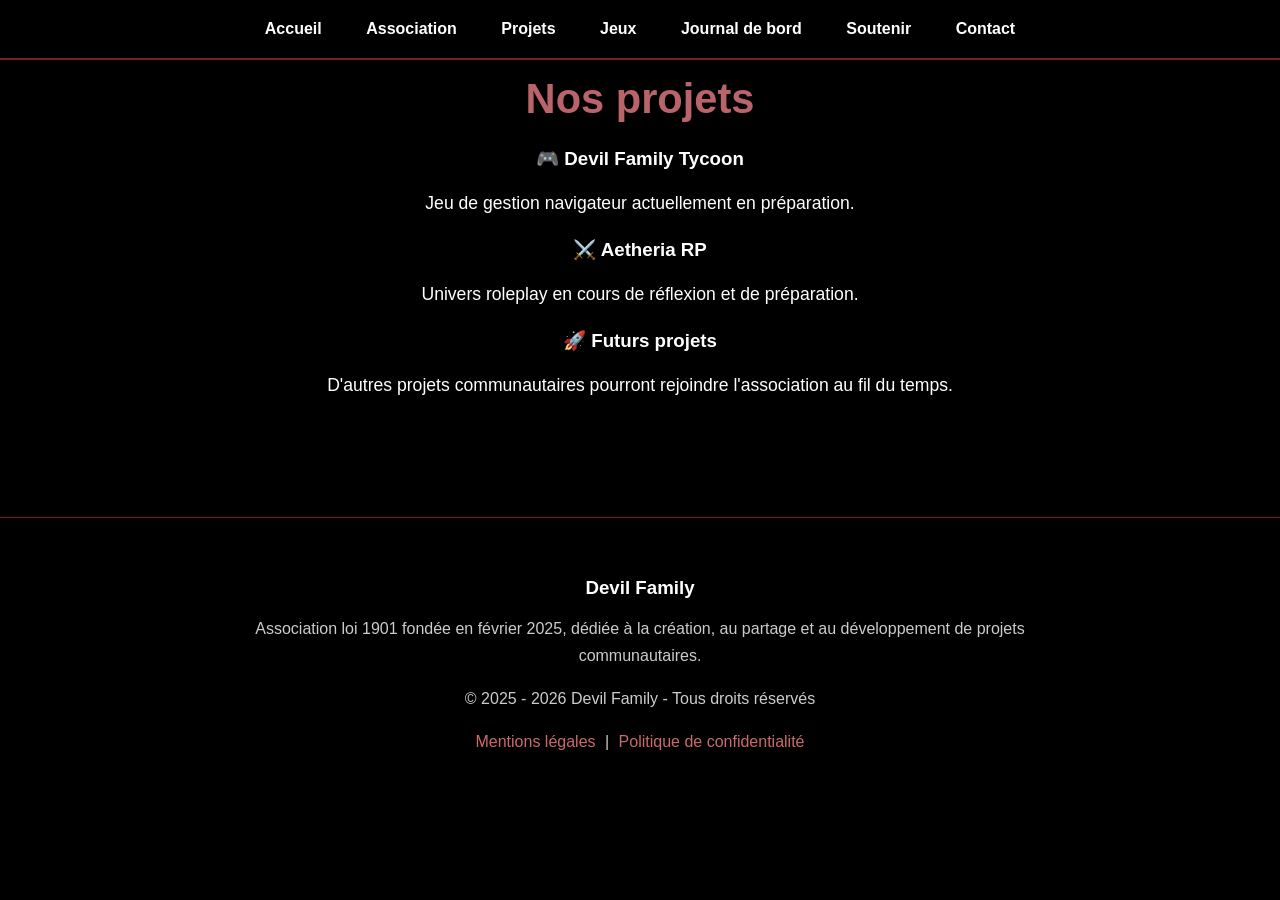
<file: projets.html>
<!DOCTYPE html>
<html lang="fr">

<head>
    <meta charset="UTF-8">
    <meta name="viewport" content="width=device-width, initial-scale=1.0">
    <title>Projets - Devil Family</title>
    <link rel="icon" type="image/png" href="favicon.png">
    <link rel="stylesheet" href="style.css">
</head>

<body>

    <nav>
        <a href="index.html">Accueil</a>
        <a href="association.html">Association</a>
        <a href="projets.html">Projets</a>
        <a href="jeux.html">Jeux</a>
        <a href="journal.html">Journal de bord</a>
        <a href="soutenir.html">Soutenir</a>
        <a href="contact.html">Contact</a>
    </nav>

    <section class="section">
        <h2 class="page-title">Nos projets</h2>

        <div class="project">
            <h3>🎮 Devil Family Tycoon</h3>
            <p>
                Jeu de gestion navigateur actuellement en préparation.
            </p>
        </div>

        <div class="project">
            <h3>⚔️ Aetheria RP</h3>
            <p>
                Univers roleplay en cours de réflexion et de préparation.
            </p>
        </div>

        <div class="project">
            <h3>🚀 Futurs projets</h3>
            <p>
                D'autres projets communautaires pourront rejoindre l'association au fil du temps.
            </p>
        </div>

    </section>

    <footer>
        <div class="footer-content">

            <h3>Devil Family</h3>

            <p>
                Association loi 1901 fondée en février 2025,
                dédiée à la création, au partage et au développement
                de projets communautaires.
            </p>

            <p>
                © 2025 - 2026 Devil Family - Tous droits réservés
            </p>
            
            <p class="footer-links">
                <a href="mentions-legales.html">Mentions légales</a> |
                <a href="politique-confidentialite.html">Politique de confidentialité</a>
            </p>

        </div>
    </footer>

</body>

</html>
</file>
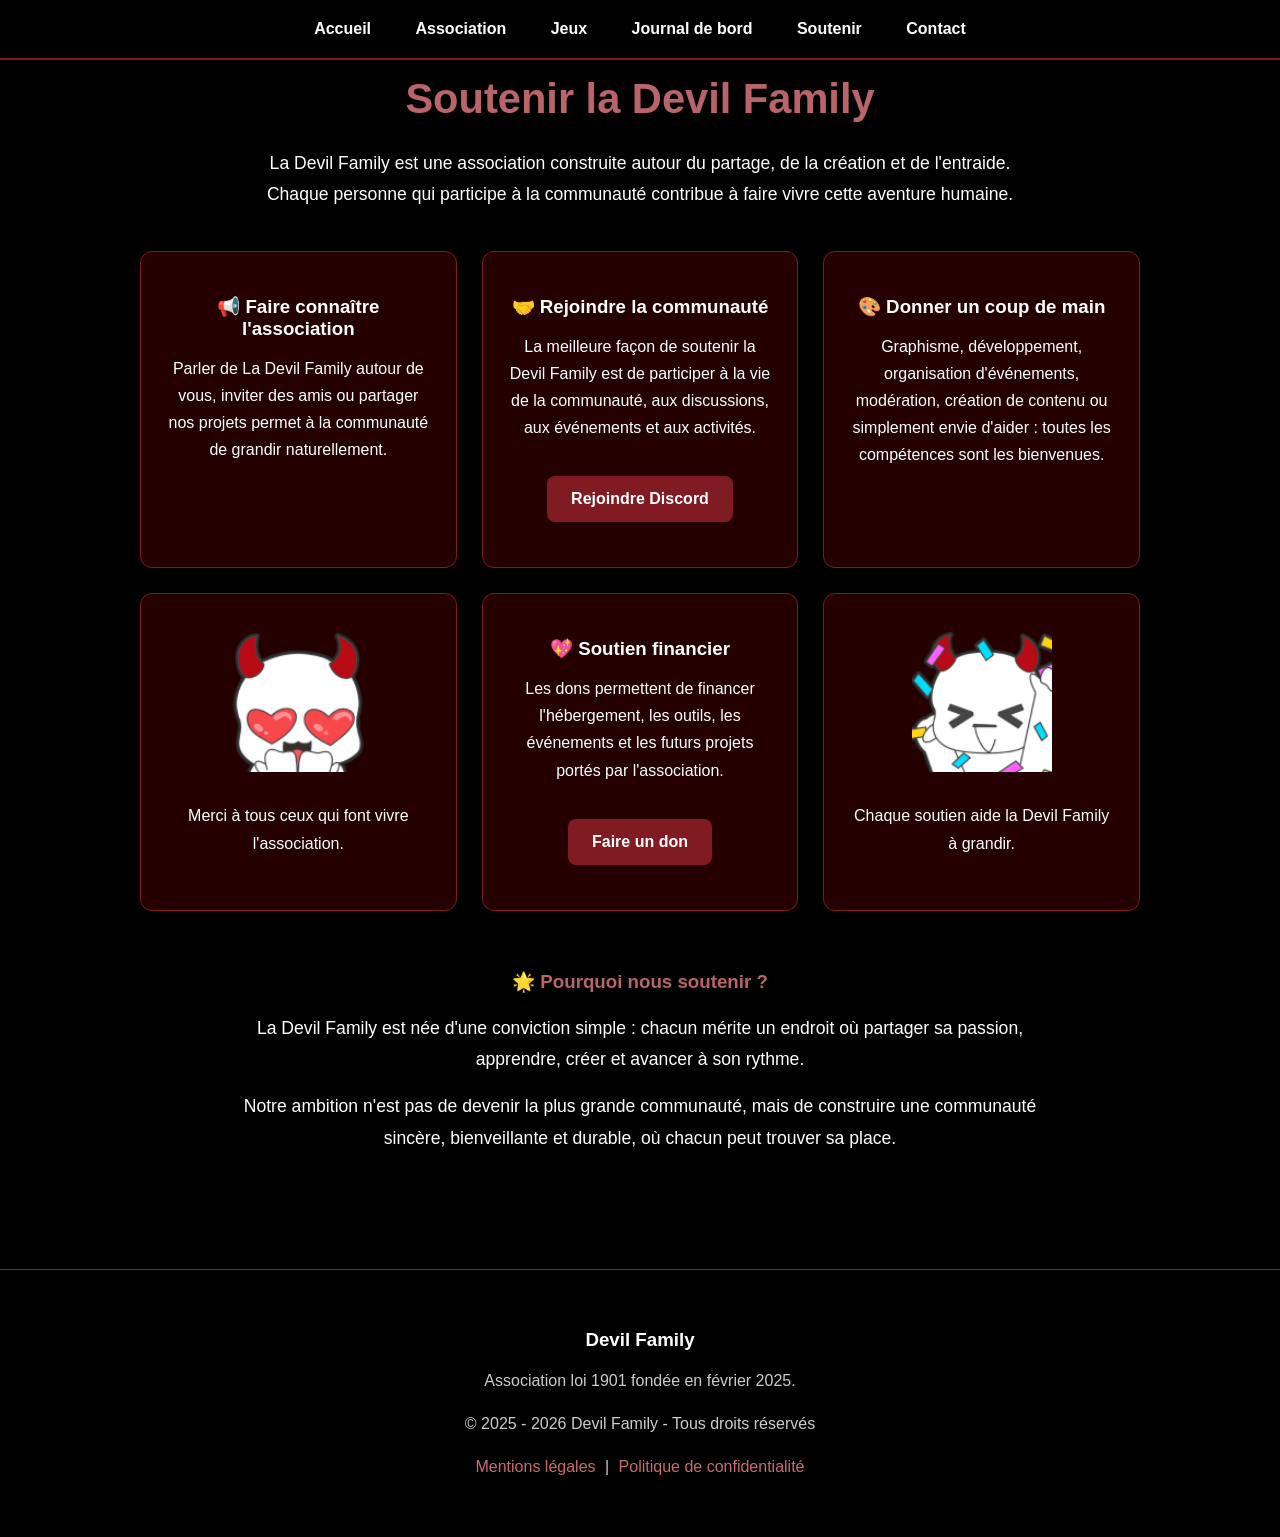
<file: soutenir.html>
<!DOCTYPE html>
<html lang="fr">
<head>
    <meta charset="UTF-8">
    <title>Soutenir - Devil Family</title>
    <link rel="icon" type="image/png" href="favicon.png">
    <link rel="stylesheet" href="style.css">
</head>
<body>

<nav>
    <a href="index.html">Accueil</a>
    <a href="association.html">Association</a>
    <a href="jeux.html">Jeux</a>
    <a href="journal.html">Journal de bord</a>
    <a href="soutenir.html">Soutenir</a>
    <a href="contact.html">Contact</a>
</nav>

<section class="section">

    <h2 class="page-title">Soutenir la Devil&nbsp;Family</h2>

    <p>
        La Devil&nbsp;Family est une association construite autour du partage, de la création
        et de l'entraide. Chaque personne qui participe à la communauté contribue à
        faire vivre cette aventure humaine.
    </p>

    <div class="support-grid">
        <div class="support-card">
            <h3>📢 Faire connaître l'association</h3>
            <p>
                Parler de La Devil&nbsp;Family autour de vous, inviter des amis ou partager
                nos projets permet à la communauté de grandir naturellement.
            </p>
        </div>

        <div class="support-card">
            <h3>🤝 Rejoindre la communauté</h3>
            <p>
                La meilleure façon de soutenir la Devil&nbsp;Family est de participer à la vie
                de la communauté, aux discussions, aux événements et aux activités.
            </p>

            <a href="https://discord.gg/DEa6zXuAVt" class="btn">
                Rejoindre Discord
            </a>
        </div>

        <div class="support-card">
            <h3>🎨 Donner un coup de main</h3>
            <p>
                Graphisme, développement, organisation d'événements, modération,
                création de contenu ou simplement envie d'aider :
                toutes les compétences sont les bienvenues.
            </p>
        </div>

        

        <div class="support-card emote-card">
            <img src="emote-coeur.png" alt="Emote Devil Family avec des cœurs">
            <p>Merci à tous ceux qui font vivre l'association.</p>
        </div>
        
        <div class="support-card">
            <h3>💖 Soutien financier</h3>
            <p>
                Les dons permettent de financer l'hébergement, les outils,
                les événements et les futurs projets portés par l'association.
            </p>
        
            <a href="https://www.helloasso.com/associations/devil-family/formulaires/2" class="btn">
                Faire un don
            </a>
        </div>
        
        <div class="support-card emote-card">
            <img src="emote-fete.png" alt="Emote Devil Family festive">
            <p>Chaque soutien aide la Devil&nbsp;Family à grandir.</p>
        </div>

    </div>

    <div class="support-message">
        <h3>🌟 Pourquoi nous soutenir ?</h3>

        <p>
            La Devil&nbsp;Family est née d'une conviction simple :
            chacun mérite un endroit où partager sa passion,
            apprendre, créer et avancer à son rythme.
        </p>

        <p>
            Notre ambition n'est pas de devenir la plus grande communauté,
            mais de construire une communauté sincère, bienveillante et durable,
            où chacun peut trouver sa place.
        </p>
    </div>

</section>

<footer>
    <div class="footer-content">
        <h3>Devil Family</h3>

        <p>
            Association loi 1901 fondée en février 2025.
        </p>

        <p>
            © 2025 - 2026 Devil Family - Tous droits réservés
        </p>
        
        <p class="footer-links">
            <a href="mentions-legales.html">Mentions légales</a> |
            <a href="politique-confidentialite.html">Politique de confidentialité</a>
        </p>
    </div>
</footer>

</body>
</html>
</file>
<file: style.css>
body {
    margin: 0;
    background: #010000;
    color: #ffffff;
    font-family: Arial, sans-serif;
}

header {
    display: flex;
    align-items: center;
    justify-content: center;
    text-align: center;

    padding-top: 120px;
    padding-bottom: 40px;

    min-height: auto;
}

.logo {
    width: 260px;
    max-width: 80%;
}

h1 {
    font-size: 3.5rem;
    margin: 10px 0;
}

.slogan {
    font-size: 1.4rem;
    color: #ffffff;
}

.btn {
    display: inline-block;
    margin: 20px 10px;
    padding: 14px 24px;
    background: #811b22;
    color: white;
    text-decoration: none;
    border-radius: 8px;
    font-weight: bold;
}

.btn:hover {
    background: #b8646a;
}
nav {
    position: fixed;
    top: 0;
    width: 100%;
    background: rgba(1, 0, 0, 0.95);
    padding: 20px 0;
    text-align: center;
    border-bottom: 2px solid #811b22;
    z-index: 1000;
}

nav a {
    color: #ffffff;
    text-decoration: none;
    margin: 0 20px;
    font-weight: bold;
    transition: 0.3s;
}

nav a:hover {
    color: #b8646a;
}

.section {
    max-width: 1000px;
    margin: 20px auto;
    padding: 20px 30px;
    text-align: center;
}

.section h2 {
    font-size: 2.6rem;
    color: #b8646a;
    margin-bottom: 25px;
}

.section p {
    max-width: 800px;
    margin: 15px auto;
    line-height: 1.8;
    font-size: 1.1rem;
}

footer {
    border-top: 1px solid #811b22;
    margin-top: 80px;
    padding: 40px 20px;
    text-align: center;
}

.footer-content {
    max-width: 800px;
    margin: auto;
}

.footer-content h3 {
    color: #ffffff;
    margin-bottom: 15px;
}

.footer-content p {
    color: #cccccc;
    line-height: 1.7;
}

.copyright {
    margin-top: 25px;
    color: #888888;
    font-size: 0.9rem;
}

.footer-links {
    margin-top: 15px;
}

.footer-links a {
    color: #c96b6b;
    text-decoration: none;
    margin: 0 5px;
}
.footer-links a:hover {
    color: white;
}

.legal-page {
    max-width: 900px;
    text-align: left;
}

.legal-page h1 {
    color: #b8646a;
    font-size: 3rem;
    text-align: center;
    margin-bottom: 40px;
}

.legal-page h2 {
    color: #ffffff;
    font-size: 1.6rem;
    margin-top: 35px;
}

.legal-page p {
    max-width: none;
    line-height: 1.7;
    color: #ffffff;
}

.games-grid {
    display: grid;
    grid-template-columns: repeat(3, 1fr);
    gap: 25px;
    margin-top: 40px;
}

.game-category {
    background: rgba(129, 27, 34, 0.18);
    border: 1px solid #811b22;
    border-radius: 14px;
    padding: 25px;
}

.game-category h3 {
    color: #ffffff;
    margin-bottom: 20px;
}

.game-category p {
    margin: 8px 0;
    font-size: 1rem;
}

.category-desc {
    font-size: 0.9rem;
    color: #c7c7c7;
    font-style: italic;
    margin-bottom: 20px;
    line-height: 1.5;
}

.emote-card {
    display: flex;
    flex-direction: column;
    align-items: center;
    justify-content: center;
}

.emote-card img {
    width: 110px;
    max-width: 80%;
    margin-bottom: 15px;
}

.emote-card img {
    width: 140px;
    height: auto;
}
.game-list {
    list-style: none;
    padding: 0;
    margin: 20px auto 0 auto;
    display: inline-block;
    text-align: left;
}

.game-list li {
    margin: 10px 0;
}

.game-list li::before {
    content: "➜ ";
    color: #b8646a;
}
.games-footer {
    text-align: center;
    max-width: 700px;
    margin: 40px auto;
    line-height: 1.8;
}

.support-grid {
    display: grid;
    grid-template-columns: repeat(auto-fit, minmax(260px, 1fr));
    gap: 25px;
    margin-top: 40px;
}

.support-card {
    background: #240000;
    border: 1px solid #811b22;
    border-radius: 12px;
    padding: 25px;
    text-align: center;
}

.support-card h3 {
    color: white;
    margin-bottom: 15px;
}

.support-card p {
    font-size: 1rem;
    line-height: 1.7;
}

.support-message {
    margin-top: 60px;
    text-align: center;
}

.support-message h3 {
    color: #b8646a;
    margin-bottom: 20px;
}
.journal-entry {
    background: #240000;
    border: 1px solid #811b22;
    border-radius: 12px;
    padding: 25px;
    margin: 25px auto;
    max-width: 850px;
    text-align: left;
}

.journal-date {
    color: #b8646a;
    font-weight: bold;
    margin-bottom: 10px;
}

.journal-entry h3 {
    margin-top: 0;
    color: white;
}

.journal-entry p {
    margin-bottom: 0;
}
.news-card {
    background: #240000;
    border: 1px solid #811b22;
    border-radius: 12px;
    padding: 25px;
    margin: 25px auto;
    max-width: 1000px;
    text-align: left;
    transition: 0.3s;
}

.news-card:hover {
    transform: translateY(-3px);
    box-shadow: 0 0 15px rgba(129, 27, 34, 0.4);
}

.news-date {
    color: #d67b81;
    font-size: 0.9rem;
    margin-bottom: 10px;
}

.news-card h3 {
    margin-bottom: 15px;
    color: white;
}

.news-card p {
    margin: 0;
    line-height: 1.7;
}
.section-intro {
    max-width: 800px;
    margin: 0 auto 40px auto;
    line-height: 1.8;
}
.news-card {
    position: relative;
    overflow: hidden;
}
.news-watermark {
    position: absolute;
    right: -40px;
    top: -30px;

    width: 220px;

    opacity: 0.06;

    pointer-events: none;

    z-index: 0;
}
.news-card h3,
.news-card p,
.news-card .news-date {
    position: relative;
    z-index: 1;
}
.contact-grid {
    display: grid;
    grid-template-columns: repeat(3, 1fr);
    gap: 25px;
    margin-top: 40px;
}

.contact-card,
.faq-card {
    background: #240000;
    border: 1px solid #811b22;
    border-radius: 12px;
    padding: 25px;
    text-align: center;
}

.contact-card h3,
.faq-card h3 {
    color: #ffffff;
    margin-bottom: 15px;
}

.contact-email a {
    color: #b8646a;
    text-decoration: none;
    font-weight: bold;
    transition: 0.3s;
}

.contact-email a:hover {
    color: #ffffff;
}

.faq-section {
    margin-top: 60px;
}

.faq-section h2 {
    color: #b8646a;
    margin-bottom: 30px;
}

.faq-card {
    max-width: 900px;
    margin: 20px auto;
    text-align: left;
}
.home-links-grid {
    display: grid;
    grid-template-columns: repeat(3, 1fr);
    gap: 25px;
    margin-top: 35px;
}

.home-link-card {
    background: #240000;
    border: 1px solid #811b22;
    border-radius: 12px;
    padding: 25px;
    text-align: center;

    display: flex;
    flex-direction: column;
}

.home-link-card h3 {
    color: #ffffff;
    margin-bottom: 15px;
}

.home-link-card p {
    flex-grow: 1;
}
.association-page h1 {
    color: #b8646a;
    font-size: 3rem;
    margin-bottom: 25px;
}

.association-columns {
    display: grid;
    grid-template-columns: repeat(2, 1fr);
    gap: 25px;
    margin: 45px 0;
}

.association-card,
.value-card,
.association-final {
    background: #240000;
    border: 1px solid #811b22;
    border-radius: 12px;
    padding: 25px;
}

.association-card {
    text-align: left;
}

.association-card h2,
.association-final h2 {
    color: #b8646a;
    margin-top: 0;
}

.values-grid {
    display: grid;
    grid-template-columns: repeat(4, 1fr);
    gap: 18px;
    margin-top: 30px;
}

.value-card h3 {
    color: #ffffff;
}

.association-final {
    margin-top: 50px;
    text-align: center;
}

.page-title {
    color: #b8646a;
    font-size: 3rem;
    text-align: center;
    margin-bottom: 25px;
}
</file>
